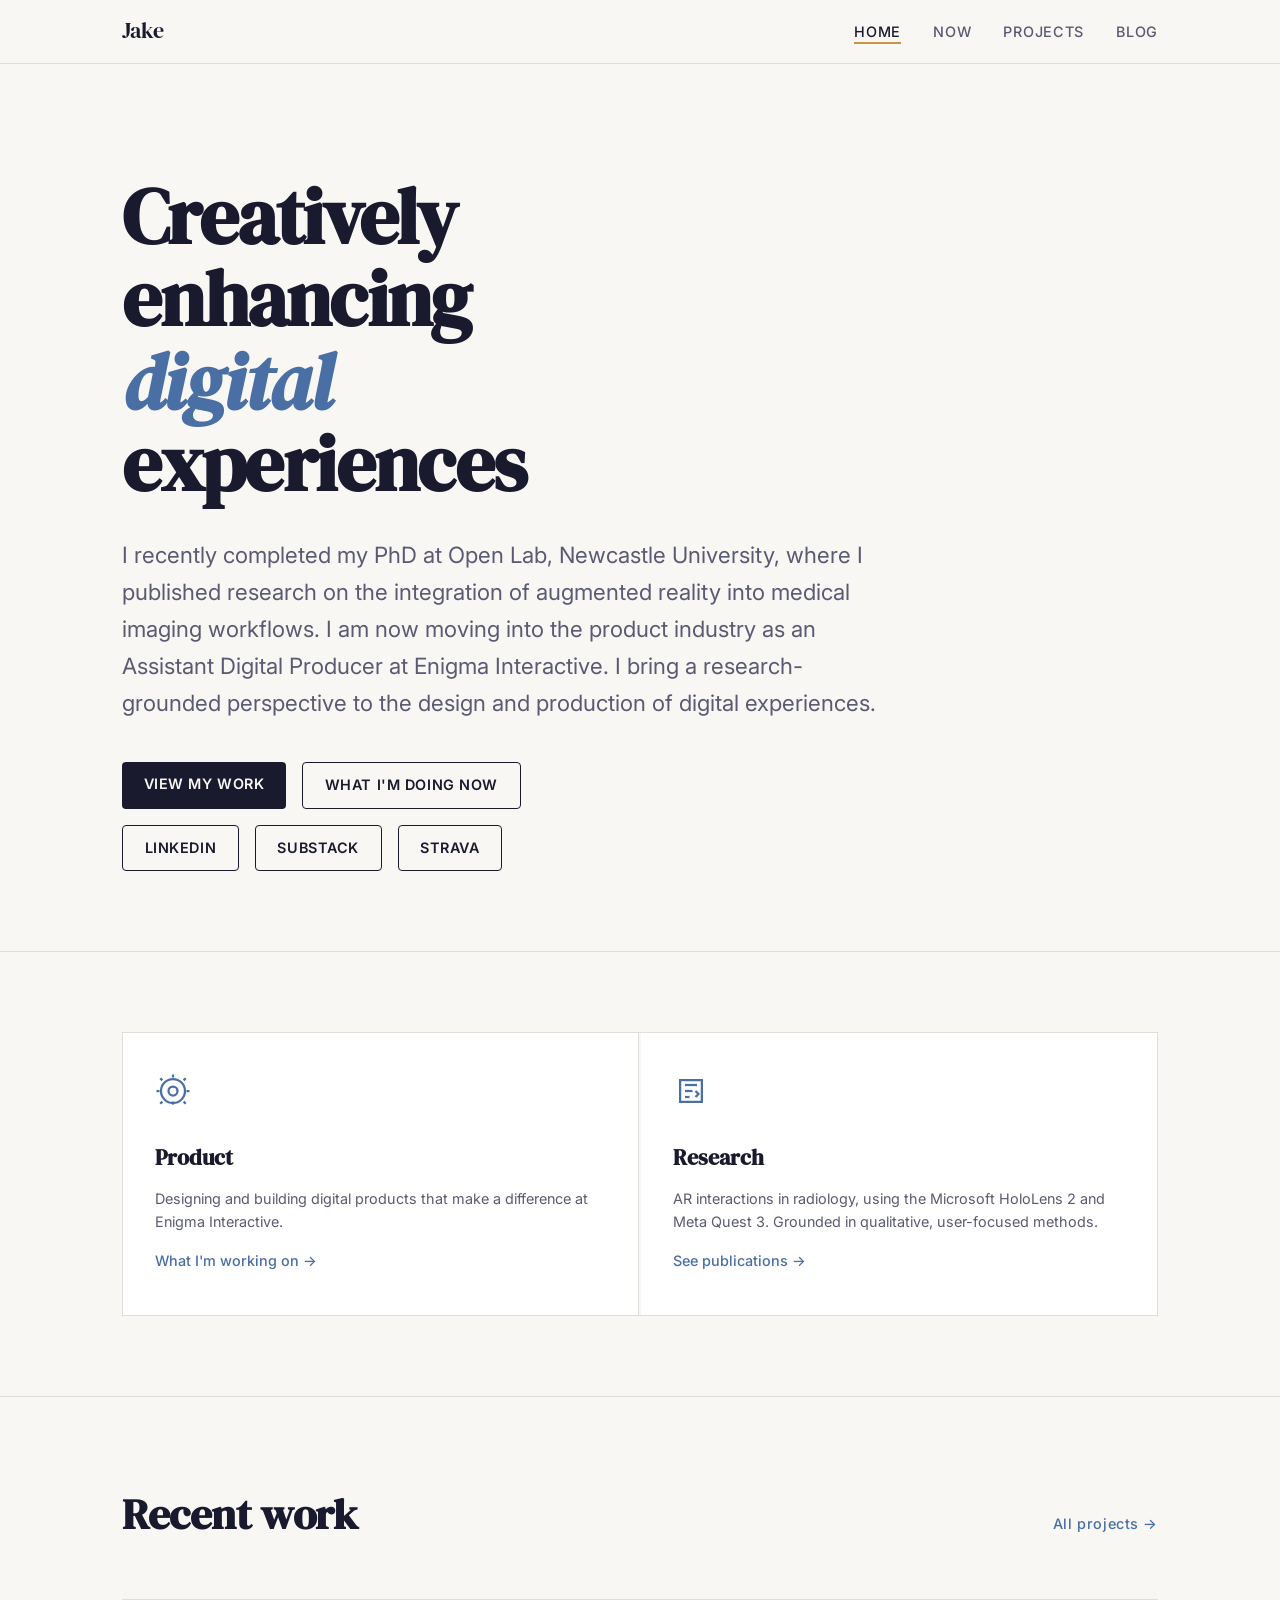
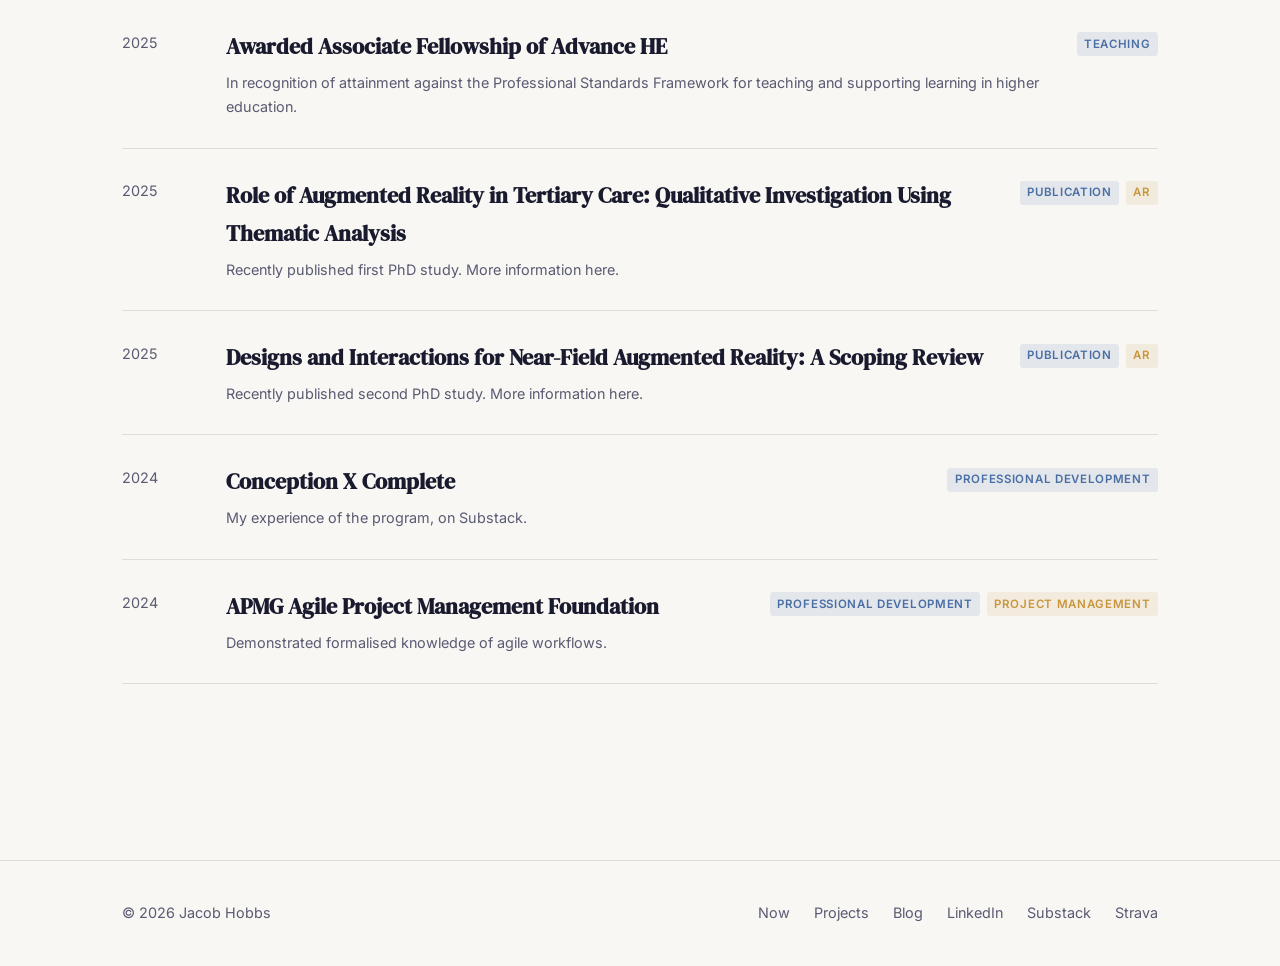
<file: index.html>
<!DOCTYPE html>
<html lang="en">
<head>
  <meta charset="UTF-8">
  <meta name="viewport" content="width=device-width, initial-scale=1.0">
  <title>Jake — HCI Researcher</title>
  <link rel="stylesheet" href="assets/style.css">
  <style>
    /* === HERO === */
    .hero {
      padding: 7rem 0 5rem;
      border-bottom: 1px solid var(--rule);
    }
    .hero-eyebrow {
      font-family: var(--sans);
      font-size: var(--step--1);
      font-weight: 600;
      letter-spacing: 0.1em;
      text-transform: uppercase;
      color: var(--accent);
      margin-bottom: 1.5rem;
    }
    .hero-title {
      font-family: var(--serif);
      font-size: var(--step-5);
      line-height: 1.05;
      letter-spacing: -0.02em;
      color: var(--ink);
      max-width: 14ch;
      margin-bottom: 2rem;
    }
    .hero-title em {
      font-style: italic;
      color: var(--accent);
    }
    .hero-body {
      max-width: 55ch;
      color: var(--ink-muted);
      font-size: var(--step-1);
      line-height: 1.65;
      margin-bottom: 2.5rem;
    }
    .hero-ctas {
      display: flex;
      gap: 1rem;
      flex-wrap: wrap;
    }
    .btn {
      display: inline-block;
      padding: 0.7em 1.5em;
      border-radius: 4px;
      font-size: var(--step--1);
      font-weight: 600;
      letter-spacing: 0.04em;
      text-transform: uppercase;
      transition: background 0.15s, color 0.15s;
    }
    .btn:hover { text-decoration: none; }
    .btn--primary {
      background: var(--ink);
      color: var(--bg);
    }
    .btn--primary:hover { background: var(--accent); }
    .btn--ghost {
      border: 1.5px solid var(--ink);
      color: var(--ink);
    }
    .btn--ghost:hover { background: var(--ink); color: var(--bg); }

    /* === INTRO GRID === */
    .intro-section {
      padding: 5rem 0;
    }
    .intro-grid {
      display: grid;
      grid-template-columns: 1fr 1fr;
      gap: 2px;
      border: 1px solid var(--rule);
    }
    .intro-card {
      padding: 2.5rem 2rem;
      border-right: 1px solid var(--rule);
      background: var(--card-bg);
    }
    .intro-card:last-child { border-right: none; }
    .intro-card-icon {
      width: 36px;
      height: 36px;
      margin-bottom: 1.25rem;
      color: var(--accent);
    }
    .intro-card h3 {
      font-family: var(--serif);
      font-size: var(--step-1);
      margin-bottom: 0.6rem;
    }
    .intro-card p {
      font-size: var(--step--1);
      color: var(--ink-muted);
      line-height: 1.6;
    }
    .intro-card a {
      font-size: var(--step--1);
      font-weight: 500;
      display: inline-block;
      margin-top: 1rem;
    }

    /* === RECENT WORK === */
    .recent-section {
      padding: 5rem 0;
      border-top: 1px solid var(--rule);
    }
    .section-header {
      display: flex;
      align-items: baseline;
      justify-content: space-between;
      margin-bottom: 3rem;
    }
    .section-title {
      font-family: var(--serif);
      font-size: var(--step-3);
      letter-spacing: -0.01em;
    }
    .section-link {
      font-size: var(--step--1);
      font-weight: 500;
      letter-spacing: 0.04em;
    }
    .work-list {
      display: flex;
      flex-direction: column;
      gap: 0;
    }
    .work-item {
      display: grid;
      grid-template-columns: 80px 1fr auto;
      gap: 1.5rem;
      align-items: start;
      padding: 1.75rem 0;
      border-bottom: 1px solid var(--rule);
    }
    .work-item:first-child { border-top: 1px solid var(--rule); }
    .work-year {
      font-size: var(--step--1);
      color: var(--ink-muted);
      padding-top: 0.2em;
    }
    .work-details h4 {
      font-family: var(--serif);
      font-size: var(--step-1);
      margin-bottom: 0.3rem;
    }
    .work-details p {
      font-size: var(--step--1);
      color: var(--ink-muted);
    }
    .work-tags { display: flex; gap: 0.4rem; flex-wrap: wrap; padding-top: 0.25em; }

    @media (max-width: 768px) {
      .intro-grid { grid-template-columns: 1fr; }
      .intro-card { border-right: none; border-bottom: 1px solid var(--rule); }
      .intro-card:last-child { border-bottom: none; }
      .work-item { grid-template-columns: 1fr; gap: 0.5rem; }
      .work-year { padding-top: 0; }
      .work-tags { margin-top: 0.5rem; }
    }
    @media (max-width: 640px) {
      .hero { padding: 4rem 0 3rem; }
    }
  </style>
</head>
<body>

  <nav class="site-nav" role="navigation">
    <div class="nav-inner">
      <a href="index.html" class="nav-logo">Jake</a>
      <ul class="nav-links">
        <li><a href="index.html" class="active">Home</a></li>
        <li><a href="now.html">Now</a></li>
        <li><a href="projects.html">Projects</a></li>
        <li><a href="blog.html">Blog</a></li>
      </ul>
    </div>
  </nav>

  <main>
    <section class="hero">
      <div class="container">
        <!-- <p class="hero-eyebrow">HCI Researcher · Newcastle University</p> -->
        <h1 class="hero-title">Creatively enhancing <em>digital</em> experiences</h1>
        <p class="hero-body">
          I recently completed my PhD at Open Lab, Newcastle University, where I published research on the
           integration of augmented reality into medical imaging workflows. I am now moving
            into the product industry as an Assistant Digital Producer at Enigma Interactive. 
            I bring a research-grounded perspective to the design and production of digital experiences.
        </p>
        <div class="hero-ctas">
          <a href="projects.html" class="btn btn--primary">View my work</a>
          <a href="now.html" class="btn btn--ghost">What I'm doing now</a>
        </div>
        <div class="hero-ctas" style="margin-top: 1rem;">
          <a href="https://www.linkedin.com/in/jake-hobbs-0680161a4/" target="_blank" rel="noopener noreferrer" class="btn btn--ghost">LinkedIn</a>
          <a href="https://jacobhobbs1.substack.com/?utm_campaign=profile_chips" target="_blank" rel="noopener noreferrer" class="btn btn--ghost">Substack</a>
          <a href="https://www.strava.com/athletes/6389934" target="_blank" rel="noopener noreferrer" class="btn btn--ghost">Strava</a>
        </div>
      </div>
    </section>

    <section class="intro-section">
      <div class="container">
        <div class="intro-grid">
          <div class="intro-card">
            <svg class="intro-card-icon" viewBox="0 0 24 24" fill="none" stroke="currentColor" stroke-width="1.5" aria-hidden="true">
              <circle cx="12" cy="12" r="3"/>
              <path d="M12 1v2m0 16v2M23 12h-2m-18 0H1M20.49 3.51l-1.41 1.41M4.92 19.08l-1.41 1.41M20.49 20.49l-1.41-1.41M4.92 4.92l-1.41-1.41"/>
              <circle cx="12" cy="12" r="8"/>
            </svg>
            <h3>Product</h3>
            <p>Designing and building digital products that make a difference at Enigma Interactive.</p>
            <a href="now.html">What I'm working on →</a>
          </div>
          <div class="intro-card">
            <svg class="intro-card-icon" viewBox="0 0 24 24" fill="none" stroke="currentColor" stroke-width="1.5" aria-hidden="true">
              <path d="M4.75 4.75h14.5v14.5H4.75z"/>
              <path d="M8 8h8"/>
              <path d="M8 12h5"/>
              <path d="M8 16h3"/>
              <path d="M15 16l2-2-2-2"/>
            </svg>
            <h3>Research</h3>
            <p>AR interactions in radiology, using the Microsoft HoloLens 2 and Meta Quest 3. Grounded in qualitative, user-focused methods.</p>
            <a href="projects.html">See publications →</a>
          </div>

        </div>
      </div>
    </section>

    <section class="recent-section">
      <div class="container">
        <div class="section-header">
          <h2 class="section-title">Recent work</h2>
          <a href="projects.html" class="section-link">All projects →</a>
        </div>
        <div class="work-list">
          <div class="work-item">
            <span class="work-year">2025</span>
            <div class="work-details">
              <h4>Awarded Associate Fellowship of Advance HE</h4>
              <p>In recognition of attainment against the Professional Standards Framework for teaching and supporting learning in higher education.</p>
            </div>
            <div class="work-tags">
              <span class="tag">Teaching</span>
            </div>
          </div>
          <div class="work-item">
            <span class="work-year">2025</span>
            <div class="work-details">
              <h4>Role of Augmented Reality in Tertiary Care: Qualitative Investigation Using Thematic Analysis</h4>
              <p>Recently published first PhD study. More information here.</p>
            </div>
            <div class="work-tags">
              <span class="tag">Publication</span>
              <span class="tag--warm tag">AR</span>
            </div>
          </div>
          <div class="work-item">
            <span class="work-year">2025</span>
            <div class="work-details">
              <h4>Designs and Interactions for Near-Field Augmented Reality: A Scoping Review</h4>
              <p>Recently published second PhD study. More information here.</p>
            </div>
            <div class="work-tags">
              <span class="tag">Publication</span>
              <span class="tag--warm tag">AR</span>
            </div>
          </div>
          <div class="work-item">
            <span class="work-year">2024</span>
            <div class="work-details">
              <h4>Conception X Complete</h4>
              <p>My experience of the program, on Substack.</p>
            </div>
            <div class="work-tags">
              <span class="tag">Professional Development</span>
            </div>
          </div>
          <div class="work-item">
            <span class="work-year">2024</span>
            <div class="work-details">
              <h4>APMG Agile Project Management Foundation</h4>
              <p>Demonstrated formalised knowledge of agile workflows.</p>
            </div>
            <div class="work-tags">
              <span class="tag">Professional Development</span>
              <span class="tag--warm tag">Project Management</span>
            </div>
          </div>
        </div>
      </div>
    </section>
  </main>

  <footer class="site-footer" role="contentinfo">
    <div class="footer-inner">
      <span>© 2026 Jacob Hobbs</span>
      <div class="footer-links">
        <a href="now.html">Now</a>
        <a href="projects.html">Projects</a>
        <a href="blog.html">Blog</a>
        <a href="https://www.linkedin.com/in/jake-hobbs-0680161a4/" target="_blank" rel="noopener noreferrer">LinkedIn</a>
        <a href="https://jacobhobbs1.substack.com/?utm_campaign=profile_chips" target="_blank" rel="noopener noreferrer">Substack</a>
        <a href="https://www.strava.com/athletes/6389934" target="_blank" rel="noopener noreferrer">Strava</a>
      </div>
    </div>
  </footer>

</body>
</html>
</file>
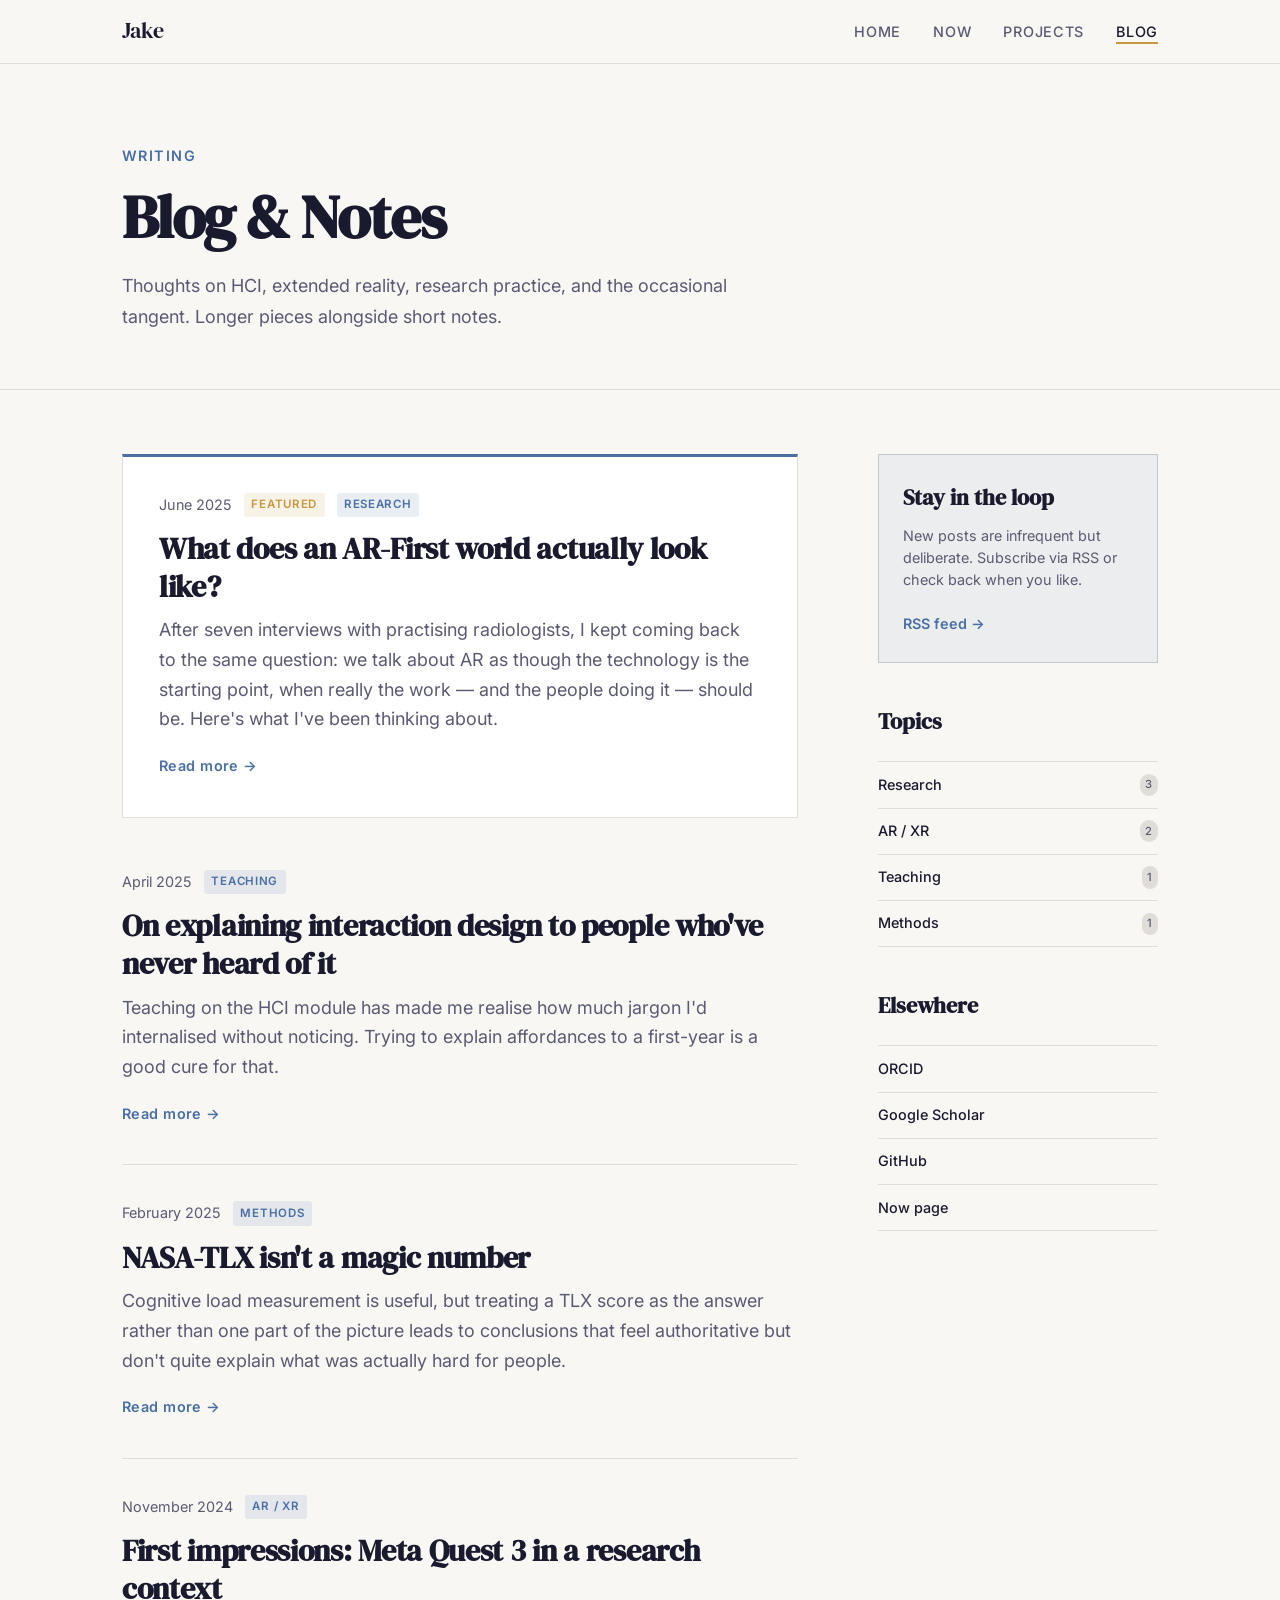
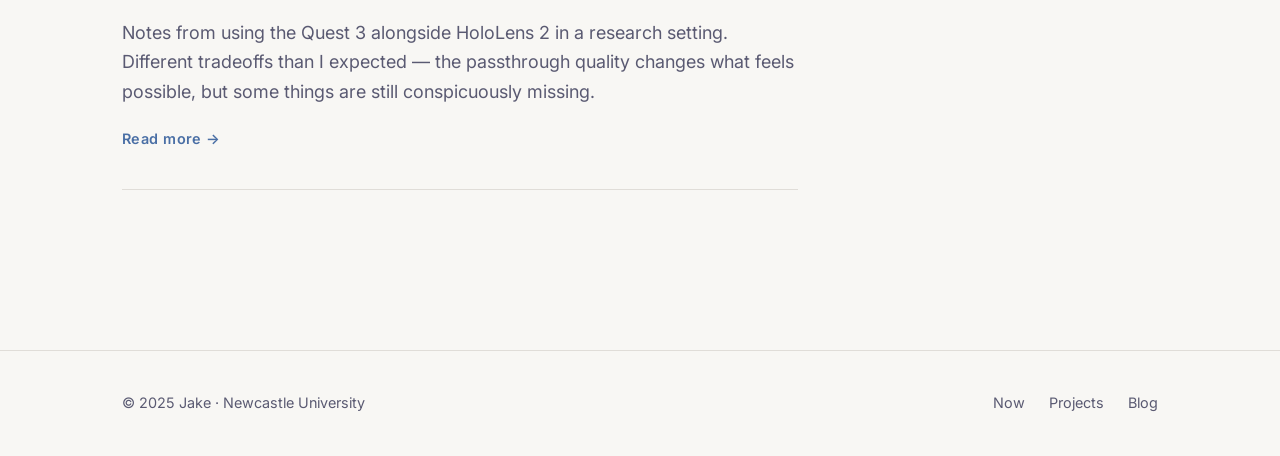
<file: blog.html>
<!DOCTYPE html>
<html lang="en">
<head>
  <meta charset="UTF-8">
  <meta name="viewport" content="width=device-width, initial-scale=1.0">
  <title>Blog — Jake</title>
  <link rel="stylesheet" href="assets/style.css">
  <style>
    /* === PAGE HEADER === */
    .page-header {
      padding: 5rem 0 3.5rem;
      border-bottom: 1px solid var(--rule);
    }
    .page-header-eyebrow {
      font-size: var(--step--1);
      font-weight: 600;
      letter-spacing: 0.1em;
      text-transform: uppercase;
      color: var(--accent);
      margin-bottom: 1rem;
    }
    .page-header h1 {
      font-family: var(--serif);
      font-size: var(--step-4);
      letter-spacing: -0.02em;
      line-height: 1.1;
    }
    .page-header .subtitle {
      margin-top: 1.25rem;
      color: var(--ink-muted);
      max-width: 55ch;
    }

    /* === BLOG LAYOUT === */
    .blog-layout {
      display: grid;
      grid-template-columns: 1fr 280px;
      gap: 5rem;
      padding: 4rem 0;
      align-items: start;
    }

    /* === POST LIST === */
    .post-list {
      display: flex;
      flex-direction: column;
    }
    .post-item {
      padding: 2.25rem 0;
      border-bottom: 1px solid var(--rule);
    }
    .post-item:first-child { border-top: 1px solid var(--rule); }
    .post-meta {
      display: flex;
      align-items: center;
      gap: 0.75rem;
      margin-bottom: 0.8rem;
      flex-wrap: wrap;
    }
    .post-date {
      font-size: var(--step--1);
      color: var(--ink-muted);
    }
    .post-item h2 {
      font-family: var(--serif);
      font-size: var(--step-2);
      line-height: 1.25;
      margin-bottom: 0.6rem;
      letter-spacing: -0.01em;
    }
    .post-item h2 a {
      color: var(--ink);
      transition: color 0.15s;
    }
    .post-item h2 a:hover {
      color: var(--accent);
      text-decoration: none;
    }
    .post-excerpt {
      color: var(--ink-muted);
      font-size: var(--step-0);
      line-height: 1.65;
      max-width: 62ch;
      margin-bottom: 1rem;
    }
    .post-readmore {
      font-size: var(--step--1);
      font-weight: 600;
      color: var(--accent);
      letter-spacing: 0.03em;
    }
    .post-readmore:hover { text-decoration: underline; }

    /* Featured post */
    .post-item--featured {
      background: var(--card-bg);
      border: 1px solid var(--rule);
      border-top: 3px solid var(--accent);
      padding: 2.25rem;
      margin-bottom: 1rem;
    }
    .post-item--featured:first-child { border-top: 3px solid var(--accent); }

    /* === SIDEBAR === */
    .blog-sidebar {
      position: sticky;
      top: calc(var(--nav-h) + 2rem);
      display: flex;
      flex-direction: column;
      gap: 2.5rem;
    }
    .sidebar-block h3 {
      font-family: var(--serif);
      font-size: var(--step-1);
      margin-bottom: 1.25rem;
    }

    /* Category list */
    .category-list {
      list-style: none;
    }
    .category-list li {
      border-top: 1px solid var(--rule);
    }
    .category-list li:last-child { border-bottom: 1px solid var(--rule); }
    .category-list a {
      display: flex;
      justify-content: space-between;
      align-items: center;
      padding: 0.65rem 0;
      font-size: var(--step--1);
      color: var(--ink);
      font-weight: 500;
    }
    .category-list a:hover { color: var(--accent); text-decoration: none; }
    .category-count {
      font-size: 0.7rem;
      color: var(--ink-muted);
      background: var(--rule);
      padding: 0.15em 0.5em;
      border-radius: 20px;
    }

    /* Newsletter / RSS */
    .subscribe-block {
      background: color-mix(in srgb, var(--accent) 7%, var(--bg));
      border: 1px solid color-mix(in srgb, var(--accent) 20%, var(--rule));
      padding: 1.5rem;
    }
    .subscribe-block h3 {
      font-family: var(--serif);
      font-size: var(--step-1);
      margin-bottom: 0.5rem;
    }
    .subscribe-block p {
      font-size: var(--step--1);
      color: var(--ink-muted);
      margin-bottom: 1rem;
      line-height: 1.55;
    }
    .subscribe-block a {
      font-size: var(--step--1);
      font-weight: 600;
    }

    /* Empty state */
    .post-empty {
      padding: 3rem 0;
      border-top: 1px solid var(--rule);
      border-bottom: 1px solid var(--rule);
    }
    .post-empty p {
      color: var(--ink-muted);
      font-size: var(--step--1);
    }

    @media (max-width: 900px) {
      .blog-layout { grid-template-columns: 1fr; gap: 3rem; }
      .blog-sidebar { position: static; }
    }
  </style>
</head>
<body>

  <nav class="site-nav" role="navigation">
    <div class="nav-inner">
      <a href="index.html" class="nav-logo">Jake</a>
      <ul class="nav-links">
        <li><a href="index.html">Home</a></li>
        <li><a href="now.html">Now</a></li>
        <li><a href="projects.html">Projects</a></li>
        <li><a href="blog.html" class="active">Blog</a></li>
      </ul>
    </div>
  </nav>

  <main>
    <header class="page-header">
      <div class="container">
        <p class="page-header-eyebrow">Writing</p>
        <h1>Blog &amp; Notes</h1>
        <p class="subtitle">Thoughts on HCI, extended reality, research practice, and the occasional tangent. Longer pieces alongside short notes.</p>
      </div>
    </header>

    <div class="container">
      <div class="blog-layout">

        <!-- POSTS -->
        <div>
          <!-- Featured / first post -->
          <article class="post-item post-item--featured">
            <div class="post-meta">
              <span class="post-date">June 2025</span>
              <span class="tag--warm tag">Featured</span>
              <span class="tag">Research</span>
            </div>
            <h2><a href="#">What does an AR-First world actually look like?</a></h2>
            <p class="post-excerpt">
              After seven interviews with practising radiologists, I kept coming back to the same question: 
              we talk about AR as though the technology is the starting point, when really the work — 
              and the people doing it — should be. Here's what I've been thinking about.
            </p>
            <a href="#" class="post-readmore">Read more →</a>
          </article>

          <!-- Standard posts -->
          <article class="post-item">
            <div class="post-meta">
              <span class="post-date">April 2025</span>
              <span class="tag">Teaching</span>
            </div>
            <h2><a href="#">On explaining interaction design to people who've never heard of it</a></h2>
            <p class="post-excerpt">
              Teaching on the HCI module has made me realise how much jargon I'd internalised 
              without noticing. Trying to explain affordances to a first-year is a good cure for that.
            </p>
            <a href="#" class="post-readmore">Read more →</a>
          </article>

          <article class="post-item">
            <div class="post-meta">
              <span class="post-date">February 2025</span>
              <span class="tag">Methods</span>
            </div>
            <h2><a href="#">NASA-TLX isn't a magic number</a></h2>
            <p class="post-excerpt">
              Cognitive load measurement is useful, but treating a TLX score as the answer 
              rather than one part of the picture leads to conclusions that feel authoritative 
              but don't quite explain what was actually hard for people.
            </p>
            <a href="#" class="post-readmore">Read more →</a>
          </article>

          <article class="post-item">
            <div class="post-meta">
              <span class="post-date">November 2024</span>
              <span class="tag">AR / XR</span>
            </div>
            <h2><a href="#">First impressions: Meta Quest 3 in a research context</a></h2>
            <p class="post-excerpt">
              Notes from using the Quest 3 alongside HoloLens 2 in a research setting. 
              Different tradeoffs than I expected — the passthrough quality changes what 
              feels possible, but some things are still conspicuously missing.
            </p>
            <a href="#" class="post-readmore">Read more →</a>
          </article>

          <!-- Placeholder for when there are no more posts -->
          <!-- 
          <div class="post-empty">
            <p>More posts coming soon.</p>
          </div>
          -->
        </div>

        <!-- SIDEBAR -->
        <aside class="blog-sidebar">

          <div class="subscribe-block">
            <h3>Stay in the loop</h3>
            <p>New posts are infrequent but deliberate. Subscribe via RSS or check back when you like.</p>
            <a href="feed.xml">RSS feed →</a>
          </div>

          <div class="sidebar-block">
            <h3>Topics</h3>
            <ul class="category-list">
              <li>
                <a href="#">Research <span class="category-count">3</span></a>
              </li>
              <li>
                <a href="#">AR / XR <span class="category-count">2</span></a>
              </li>
              <li>
                <a href="#">Teaching <span class="category-count">1</span></a>
              </li>
              <li>
                <a href="#">Methods <span class="category-count">1</span></a>
              </li>
            </ul>
          </div>

          <div class="sidebar-block">
            <h3>Elsewhere</h3>
            <ul class="category-list">
              <li><a href="https://orcid.org/" target="_blank" rel="noopener">ORCID</a></li>
              <li><a href="https://scholar.google.com/" target="_blank" rel="noopener">Google Scholar</a></li>
              <li><a href="https://github.com/" target="_blank" rel="noopener">GitHub</a></li>
              <li><a href="now.html">Now page</a></li>
            </ul>
          </div>

        </aside>
      </div>
    </div>
  </main>

  <footer class="site-footer" role="contentinfo">
    <div class="footer-inner">
      <span>© 2025 Jake · Newcastle University</span>
      <div class="footer-links">
        <a href="now.html">Now</a>
        <a href="projects.html">Projects</a>
        <a href="blog.html">Blog</a>
      </div>
    </div>
  </footer>

</body>
</html>
</file>
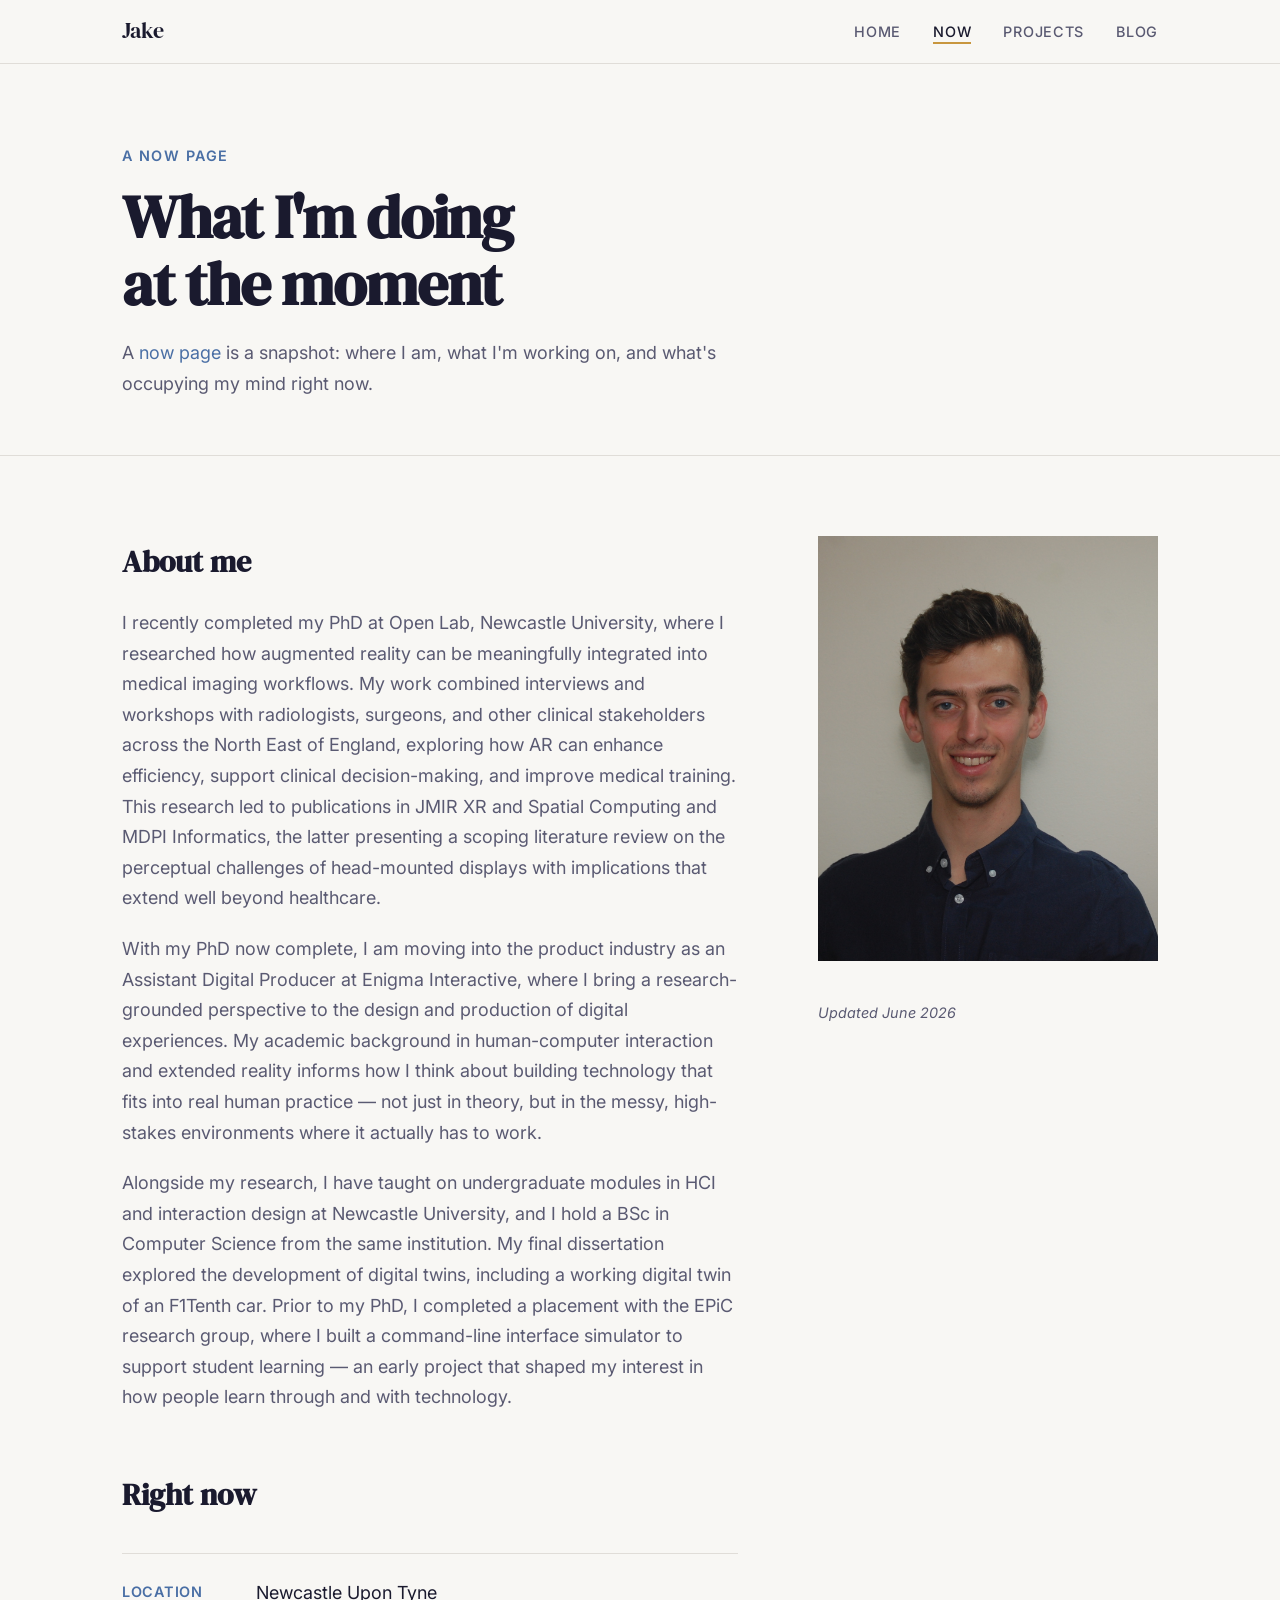
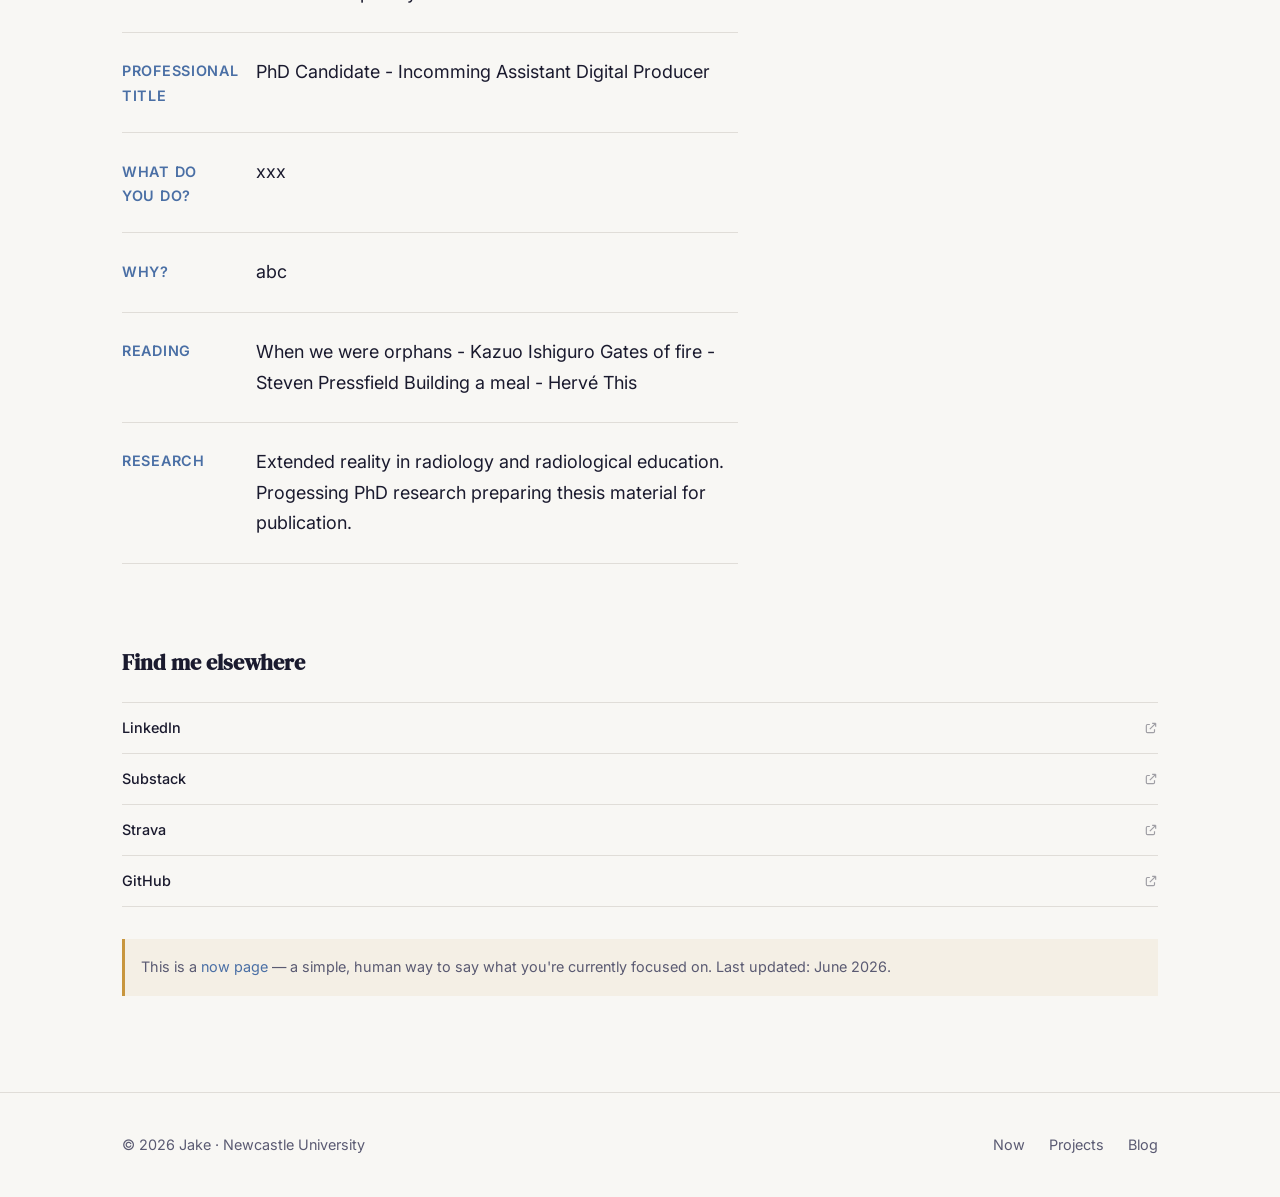
<file: now.html>
<!DOCTYPE html>
<html lang="en">
<head>
  <meta charset="UTF-8">
  <meta name="viewport" content="width=device-width, initial-scale=1.0">
  <title>Now — Jake</title>
  <link rel="stylesheet" href="assets/style.css">
  <style>
    /* === PAGE HEADER === */
    .page-header {
      padding: 5rem 0 3.5rem;
      border-bottom: 1px solid var(--rule);
    }
    .page-header-eyebrow {
      font-size: var(--step--1);
      font-weight: 600;
      letter-spacing: 0.1em;
      text-transform: uppercase;
      color: var(--accent);
      margin-bottom: 1rem;
    }
    .page-header h1 {
      font-family: var(--serif);
      font-size: var(--step-4);
      letter-spacing: -0.02em;
      line-height: 1.1;
      max-width: 20ch;
    }
    .page-header .subtitle {
      margin-top: 1.25rem;
      color: var(--ink-muted);
      max-width: 55ch;
    }

    /* === NOW LAYOUT === */
    .now-layout {
      display: grid;
      grid-template-columns: 1fr 340px;
      gap: 5rem;
      padding: 5rem 0;
      align-items: start;
    }

    /* === BIO === */
    .bio-section h2 {
      font-family: var(--serif);
      font-size: var(--step-2);
      margin-bottom: 1.25rem;
    }
    .bio-section p {
      color: var(--ink-muted);
      margin-bottom: 1.25rem;
      max-width: 60ch;
    }
    .bio-section p:last-of-type { margin-bottom: 0; }

    /* === NOW ITEMS === */
    .now-items {
      margin-top: 3.5rem;
    }
    .now-items h2 {
      font-family: var(--serif);
      font-size: var(--step-2);
      margin-bottom: 2rem;
    }
    .now-item {
      padding: 1.5rem 0;
      border-top: 1px solid var(--rule);
      display: grid;
      grid-template-columns: 110px 1fr;
      gap: 1.5rem;
    }
    .now-item:last-child { border-bottom: 1px solid var(--rule); }
    .now-item-label {
      font-size: var(--step--1);
      font-weight: 600;
      letter-spacing: 0.05em;
      text-transform: uppercase;
      color: var(--accent);
      padding-top: 0.15em;
    }
    .now-item-content h4 {
      font-family: var(--serif);
      font-size: var(--step-1);
      margin-bottom: 0.35rem;
    }
    .now-item-content p {
      font-size: var(--step--1);
      color: var(--ink-muted);
      line-height: 1.6;
    }

    /* === SIDEBAR === */
    .now-sidebar {
      position: sticky;
      top: calc(var(--nav-h) + 2rem);
    }

    /* === PHOTO === */
    .photo-block {
      margin-bottom: 2.5rem;
    }
    .photo-frame {
      width: 100%;
      aspect-ratio: 4 / 5;
      background: var(--rule);
      overflow: hidden;
      position: relative;
    }
    .photo-frame img {
      width: 100%;
      height: 100%;
      object-fit: cover;
      display: block;
    }
    .photo-placeholder {
      width: 100%;
      height: 100%;
      display: flex;
      align-items: center;
      justify-content: center;
      flex-direction: column;
      gap: 0.75rem;
      color: var(--ink-muted);
      font-size: var(--step--1);
      background: color-mix(in srgb, var(--accent) 6%, var(--bg));
    }
    .photo-placeholder svg { width: 40px; height: 40px; opacity: 0.4; }
    .photo-caption {
      margin-top: 0.75rem;
      font-size: var(--step--1);
      color: var(--ink-muted);
      font-style: italic;
    }

    /* === LINKS === */
    .links-block h3 {
      font-family: var(--serif);
      font-size: var(--step-1);
      margin-bottom: 1.25rem;
    }
    .links-list {
      list-style: none;
      display: flex;
      flex-direction: column;
      gap: 0;
    }
    .links-list li {
      border-top: 1px solid var(--rule);
    }
    .links-list li:last-child { border-bottom: 1px solid var(--rule); }
    .links-list a {
      display: flex;
      align-items: center;
      justify-content: space-between;
      padding: 0.8rem 0;
      font-size: var(--step--1);
      font-weight: 500;
      color: var(--ink);
      transition: color 0.15s;
    }
    .links-list a:hover { color: var(--accent); text-decoration: none; }
    .links-list a svg { width: 14px; height: 14px; opacity: 0.4; flex-shrink: 0; }

    /* === NOW PAGE META === */
    .now-meta {
      margin-top: 2rem;
      padding: 1rem;
      background: color-mix(in srgb, var(--accent-warm) 8%, var(--bg));
      border-left: 3px solid var(--accent-warm);
      font-size: var(--step--1);
      color: var(--ink-muted);
    }
    .now-meta a { font-size: inherit; }

    @media (max-width: 900px) {
      .now-layout { grid-template-columns: 1fr; gap: 3rem; }
      .now-sidebar { position: static; }
      .photo-frame { aspect-ratio: 3 / 2; max-width: 400px; }
    }
    @media (max-width: 640px) {
      .now-item { grid-template-columns: 1fr; gap: 0.4rem; }
    }
  </style>
</head>
<body>

  <nav class="site-nav" role="navigation">
    <div class="nav-inner">
      <a href="index.html" class="nav-logo">Jake</a>
      <ul class="nav-links">
        <li><a href="index.html">Home</a></li>
        <li><a href="now.html" class="active">Now</a></li>
        <li><a href="projects.html">Projects</a></li>
        <li><a href="blog.html">Blog</a></li>
      </ul>
    </div>
  </nav>

  <main>
    <header class="page-header">
      <div class="container">
        <p class="page-header-eyebrow">A now page</p>
        <h1>What I'm doing<br>at the moment</h1>
        <p class="subtitle">
          A <a href="https://nownownow.com/about" target="_blank" rel="noopener">now page</a> is a snapshot: where I am, what I'm working on, and what's occupying my mind right now.
        </p>
      </div>
    </header>

    <div class="container">
      <div class="now-layout">

        <!-- LEFT: Bio + Now items -->
        <div>
          <section class="bio-section">
            <h2>About me</h2>
            <p>
              I recently completed my PhD at Open Lab, Newcastle University, where I researched how augmented
               reality can be meaningfully integrated into medical imaging workflows. My work combined
                interviews and workshops with radiologists, surgeons, and other clinical stakeholders across 
                the North East of England, exploring how AR can enhance efficiency, support clinical 
                decision-making, and improve medical training. This research led to publications in JMIR XR 
                and Spatial Computing and MDPI Informatics, the latter presenting a scoping literature review 
                on the perceptual challenges of head-mounted displays with implications that extend well 
                beyond healthcare.
            </p>
            <p>
              With my PhD now complete, I am moving into the product industry as an Assistant Digital Producer 
              at Enigma Interactive, where I bring a research-grounded perspective to the design and production 
              of digital experiences. My academic background in human-computer interaction and extended reality 
              informs how I think about building technology that fits into real human practice — not just in 
              theory, but in the messy, high-stakes environments where it actually has to work.
            </p>
            <p>
              Alongside my research, I have taught on undergraduate modules in HCI and interaction design at 
              Newcastle University, and I hold a BSc in Computer Science from the same institution. My final 
              dissertation explored the development of digital twins, including a working digital twin of 
              an F1Tenth car. Prior to my PhD, I completed a placement with the EPiC research group, where I 
              built a command-line interface simulator to support student learning — an early project that 
              shaped my interest in how people learn through and with technology.
            </p>
          </section>

          <section class="now-items">
            <h2>Right now</h2>
            <div class="now-item">
              <span class="now-item-label">Location</span>
              <div class="now-item-content">
                <p3>Newcastle Upon Tyne</p3>
                <!-- <p>Finalising a paper on AR interactions in radiology for <em>Virtual Worlds</em> (MDPI). Seven interviews with practising radiologists and registrars, analysed through reflexive thematic analysis and NASA-TLX. Framing the findings around an "AR-First world" concept.</p> -->
              </div>
            </div>
            <div class="now-item">
              <span class="now-item-label">Professional Title</span>
              <div class="now-item-content">
                <p3>PhD Candidate - Incomming Assistant Digital Producer</p3>
                <!-- <p>Teaching assistant on the undergraduate module at Newcastle University, supporting students through interaction design projects and studio crits.</p> -->
              </div>
            </div>
            <div class="now-item">
              <span class="now-item-label">What do you do?</span>
              <div class="now-item-content">
                <p3>xxx</p3>
                <!-- <p>Teaching assistant on the undergraduate module at Newcastle University, supporting students through interaction design projects and studio crits.</p> -->
              </div>
            </div>
             <div class="now-item">
              <span class="now-item-label">Why?</span>
              <div class="now-item-content">
                <p3>abc</p3>
              </div>
            </div>
            <div class="now-item">
              <span class="now-item-label">Reading</span>
              <div class="now-item-content">
                <p3>When we were orphans - Kazuo Ishiguro</p3>
                <p3>Gates of fire - Steven Pressfield</p3>
                <p3>Building a meal - Hervé This</p3>
              </div>
            </div>
            <div class="now-item">
              <span class="now-item-label">Research</span>
              <div class="now-item-content">
                <p3>Extended reality in radiology and radiological education.</p3>
                <p3>Progessing PhD research preparing thesis material for publication.</p3>
              </div>
            </div>
          </section>
        </div>

        <!-- RIGHT: Photo + Links -->
        <aside class="now-sidebar">
          <div class="photo-block">
            <div class="photo-frame">
              <!-- Replace src with your actual photo path, e.g. src="assets/photo.jpg" -->
              <!-- <img src="assets/photo.jpg" alt="Jake"> -->
              <img src="assets/profile.jpeg" alt="Profile Picture">
                <svg viewBox="0 0 24 24" fill="none" stroke="currentColor" stroke-width="1.2" aria-hidden="true">
                  <path d="M15.75 6a3.75 3.75 0 11-7.5 0 3.75 3.75 0 017.5 0zM4.501 20.118a7.5 7.5 0 0114.998 0A17.933 17.933 0 0112 21.75c-2.676 0-5.216-.584-7.499-1.632z"/>
                </svg>
                <!-- <span>Add your photo here</span> -->
              </div>
            </div>
            <p class="photo-caption">Updated June 2026</p>
          </div>

          <div class="links-block">
            <h3>Find me elsewhere</h3>
            <ul class="links-list">
              <!-- <li>
                <a href="https://orcid.org/" target="_blank" rel="noopener">
                  ORCID
                  <svg viewBox="0 0 24 24" fill="none" stroke="currentColor" stroke-width="2"><path d="M10 6H6a2 2 0 00-2 2v10a2 2 0 002 2h10a2 2 0 002-2v-4M14 4h6m0 0v6m0-6L10 14"/></svg>
                </a>
              </li> -->
              <!-- <li>
                <a href="https://scholar.google.com/" target="_blank" rel="noopener">
                  Google Scholar
                  <svg viewBox="0 0 24 24" fill="none" stroke="currentColor" stroke-width="2"><path d="M10 6H6a2 2 0 00-2 2v10a2 2 0 002 2h10a2 2 0 002-2v-4M14 4h6m0 0v6m0-6L10 14"/></svg>
                </a>
              </li> -->
              <li>
                <a href="https://www.linkedin.com/in/jake-hobbs-0680161a4/" target="_blank" rel="noopener">
                  LinkedIn
                  <svg viewBox="0 0 24 24" fill="none" stroke="currentColor" stroke-width="2"><path d="M10 6H6a2 2 0 00-2 2v10a2 2 0 002 2h10a2 2 0 002-2v-4M14 4h6m0 0v6m0-6L10 14"/></svg>
                </a>
              </li>
              <li>
                <a href="https://jacobhobbs1.substack.com/?utm_campaign=profile_chips" target="_blank" rel="noopener">
                  Substack
                  <svg viewBox="0 0 24 24" fill="none" stroke="currentColor" stroke-width="2"><path d="M10 6H6a2 2 0 00-2 2v10a2 2 0 002 2h10a2 2 0 002-2v-4M14 4h6m0 0v6m0-6L10 14"/></svg>
                </a>
              </li>
              <li>
                <a href="https://www.strava.com/athletes/6389934" target="_blank" rel="noopener">
                  Strava
                  <svg viewBox="0 0 24 24" fill="none" stroke="currentColor" stroke-width="2"><path d="M10 6H6a2 2 0 00-2 2v10a2 2 0 002 2h10a2 2 0 002-2v-4M14 4h6m0 0v6m0-6L10 14"/></svg>
                </a>
              </li>
              <li>
                <a href="https://github.com/jacobhobbs1" target="_blank" rel="noopener">
                  GitHub
                  <svg viewBox="0 0 24 24" fill="none" stroke="currentColor" stroke-width="2"><path d="M10 6H6a2 2 0 00-2 2v10a2 2 0 002 2h10a2 2 0 002-2v-4M14 4h6m0 0v6m0-6L10 14"/></svg>
                </a>
              </li>
              <!-- <li>
                <a href="mailto:your@email.ac.uk">
                  Email
                  <svg viewBox="0 0 24 24" fill="none" stroke="currentColor" stroke-width="2"><path d="M10 6H6a2 2 0 00-2 2v10a2 2 0 002 2h10a2 2 0 002-2v-4M14 4h6m0 0v6m0-6L10 14"/></svg>
                </a> -->
              </li>
            </ul>
          </div>

          <div class="now-meta">
            This is a <a href="https://nownownow.com/about" target="_blank" rel="noopener">now page</a> — 
            a simple, human way to say what you're currently focused on. Last updated: June 2026.
          </div>
        </aside>

      </div>
    </div>
  </main>

  <footer class="site-footer" role="contentinfo">
    <div class="footer-inner">
      <span>© 2026 Jake · Newcastle University</span>
      <div class="footer-links">
        <a href="now.html">Now</a>
        <a href="projects.html">Projects</a>
        <a href="blog.html">Blog</a>
      </div>
    </div>
  </footer>

</body>
</html>
</file>
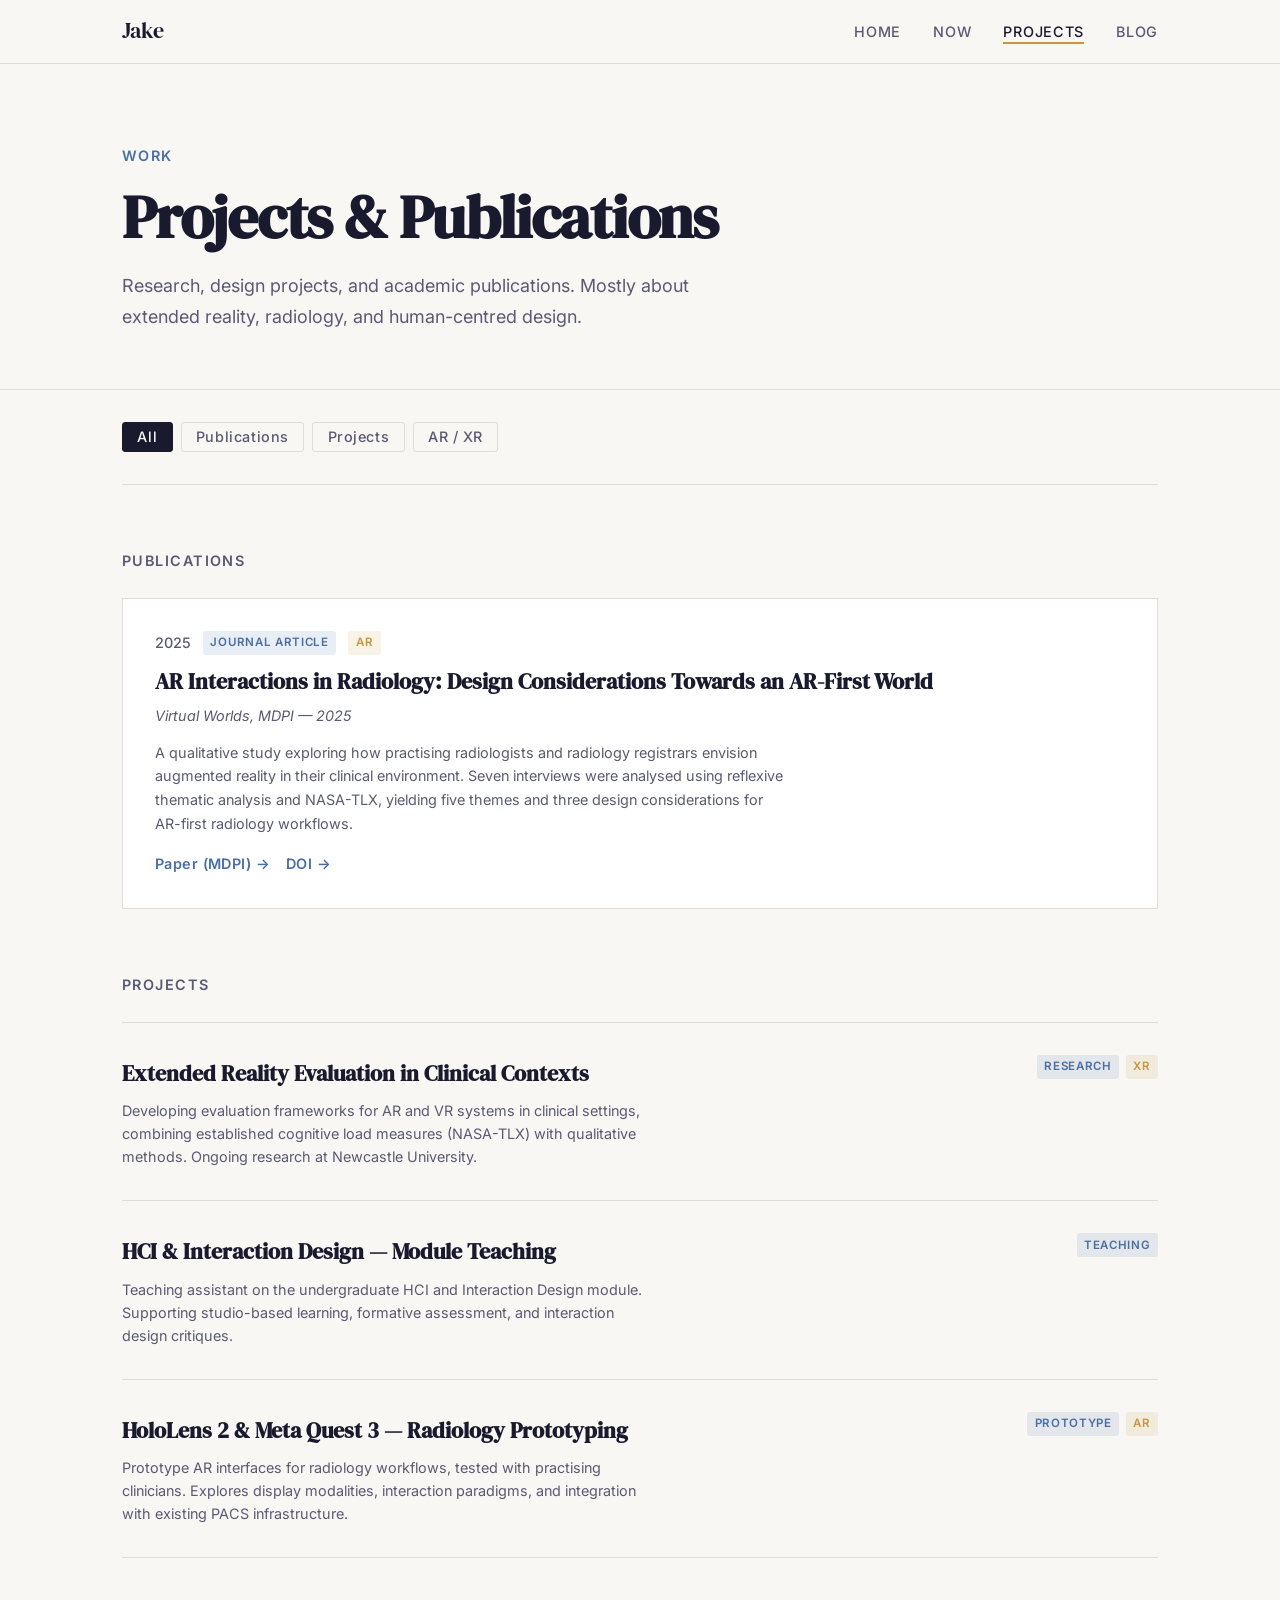
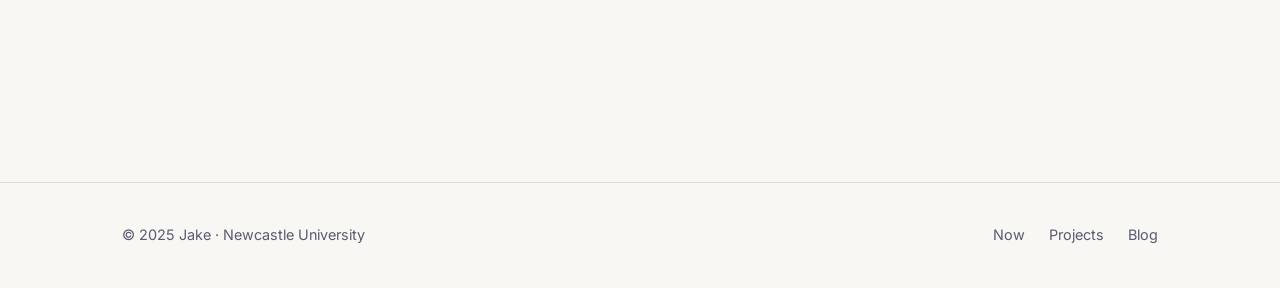
<file: projects.html>
<!DOCTYPE html>
<html lang="en">
<head>
  <meta charset="UTF-8">
  <meta name="viewport" content="width=device-width, initial-scale=1.0">
  <title>Projects &amp; Publications — Jake</title>
  <link rel="stylesheet" href="assets/style.css">
  <style>
    /* === PAGE HEADER === */
    .page-header {
      padding: 5rem 0 3.5rem;
      border-bottom: 1px solid var(--rule);
    }
    .page-header-eyebrow {
      font-size: var(--step--1);
      font-weight: 600;
      letter-spacing: 0.1em;
      text-transform: uppercase;
      color: var(--accent);
      margin-bottom: 1rem;
    }
    .page-header h1 {
      font-family: var(--serif);
      font-size: var(--step-4);
      letter-spacing: -0.02em;
      line-height: 1.1;
    }
    .page-header .subtitle {
      margin-top: 1.25rem;
      color: var(--ink-muted);
      max-width: 55ch;
    }

    /* === FILTERS === */
    .filters {
      padding: 2rem 0;
      border-bottom: 1px solid var(--rule);
      display: flex;
      gap: 0.5rem;
      flex-wrap: wrap;
    }
    .filter-btn {
      background: none;
      border: 1.5px solid var(--rule);
      border-radius: 3px;
      padding: 0.4em 1em;
      font-family: var(--sans);
      font-size: var(--step--1);
      font-weight: 500;
      letter-spacing: 0.04em;
      cursor: pointer;
      color: var(--ink-muted);
      transition: all 0.15s;
    }
    .filter-btn:hover,
    .filter-btn.active {
      background: var(--ink);
      border-color: var(--ink);
      color: var(--bg);
    }

    /* === PROJECT LIST === */
    .projects-section {
      padding: 4rem 0;
    }
    .projects-group {
      margin-bottom: 4rem;
    }
    .projects-group-title {
      font-size: var(--step--1);
      font-weight: 600;
      letter-spacing: 0.1em;
      text-transform: uppercase;
      color: var(--ink-muted);
      margin-bottom: 1.5rem;
    }

    /* Publication card */
    .pub-card {
      background: var(--card-bg);
      border: 1px solid var(--rule);
      padding: 2rem;
      margin-bottom: 1rem;
      transition: border-color 0.15s;
    }
    .pub-card:hover { border-color: var(--accent); }
    .pub-card-meta {
      display: flex;
      align-items: center;
      gap: 0.75rem;
      margin-bottom: 0.75rem;
      flex-wrap: wrap;
    }
    .pub-year {
      font-size: var(--step--1);
      color: var(--ink-muted);
      font-weight: 500;
    }
    .pub-card h3 {
      font-family: var(--serif);
      font-size: var(--step-1);
      line-height: 1.3;
      margin-bottom: 0.5rem;
    }
    .pub-card h3 a {
      color: var(--ink);
    }
    .pub-card h3 a:hover { color: var(--accent); text-decoration: none; }
    .pub-venue {
      font-size: var(--step--1);
      color: var(--ink-muted);
      margin-bottom: 0.75rem;
      font-style: italic;
    }
    .pub-abstract {
      font-size: var(--step--1);
      color: var(--ink-muted);
      line-height: 1.65;
      margin-bottom: 1rem;
      max-width: 70ch;
    }
    .pub-links {
      display: flex;
      gap: 1rem;
      flex-wrap: wrap;
    }
    .pub-link {
      font-size: var(--step--1);
      font-weight: 600;
      color: var(--accent);
      letter-spacing: 0.03em;
    }
    .pub-link:hover { text-decoration: underline; }

    /* Project card */
    .project-card {
      border-top: 1px solid var(--rule);
      padding: 2rem 0;
      display: grid;
      grid-template-columns: 1fr auto;
      gap: 2rem;
      align-items: start;
    }
    .project-card:last-child { border-bottom: 1px solid var(--rule); }
    .project-card h3 {
      font-family: var(--serif);
      font-size: var(--step-1);
      margin-bottom: 0.4rem;
    }
    .project-card p {
      font-size: var(--step--1);
      color: var(--ink-muted);
      max-width: 60ch;
      line-height: 1.6;
    }
    .project-card-tags {
      display: flex;
      gap: 0.4rem;
      flex-wrap: wrap;
      flex-shrink: 0;
    }

    @media (max-width: 640px) {
      .project-card { grid-template-columns: 1fr; }
    }
  </style>
</head>
<body>

  <nav class="site-nav" role="navigation">
    <div class="nav-inner">
      <a href="index.html" class="nav-logo">Jake</a>
      <ul class="nav-links">
        <li><a href="index.html">Home</a></li>
        <li><a href="now.html">Now</a></li>
        <li><a href="projects.html" class="active">Projects</a></li>
        <li><a href="blog.html">Blog</a></li>
      </ul>
    </div>
  </nav>

  <main>
    <header class="page-header">
      <div class="container">
        <p class="page-header-eyebrow">Work</p>
        <h1>Projects &amp; Publications</h1>
        <p class="subtitle">Research, design projects, and academic publications. Mostly about extended reality, radiology, and human-centred design.</p>
      </div>
    </header>

    <div class="container">
      <div class="filters" role="group" aria-label="Filter by type">
        <button class="filter-btn active" data-filter="all">All</button>
        <button class="filter-btn" data-filter="publication">Publications</button>
        <button class="filter-btn" data-filter="project">Projects</button>
        <button class="filter-btn" data-filter="ar">AR / XR</button>
      </div>
    </div>

    <section class="projects-section">
      <div class="container">

        <div class="projects-group" data-category="publication">
          <p class="projects-group-title">Publications</p>

          <div class="pub-card">
            <div class="pub-card-meta">
              <span class="pub-year">2025</span>
              <span class="tag">Journal Article</span>
              <span class="tag--warm tag">AR</span>
            </div>
            <h3><a href="#" target="_blank" rel="noopener">AR Interactions in Radiology: Design Considerations Towards an AR-First World</a></h3>
            <p class="pub-venue">Virtual Worlds, MDPI — 2025</p>
            <p class="pub-abstract">
              A qualitative study exploring how practising radiologists and radiology registrars envision 
              augmented reality in their clinical environment. Seven interviews were analysed using reflexive 
              thematic analysis and NASA-TLX, yielding five themes and three design considerations 
              for AR-first radiology workflows.
            </p>
            <div class="pub-links">
              <a href="#" class="pub-link">Paper (MDPI) →</a>
              <a href="#" class="pub-link">DOI →</a>
            </div>
          </div>

          <!-- Add more publications here using the same .pub-card structure -->
        </div>

        <div class="projects-group" data-category="project">
          <p class="projects-group-title">Projects</p>

          <div class="project-card">
            <div>
              <h3>Extended Reality Evaluation in Clinical Contexts</h3>
              <p>Developing evaluation frameworks for AR and VR systems in clinical settings, combining established cognitive load measures (NASA-TLX) with qualitative methods. Ongoing research at Newcastle University.</p>
            </div>
            <div class="project-card-tags">
              <span class="tag">Research</span>
              <span class="tag--warm tag">XR</span>
            </div>
          </div>

          <div class="project-card">
            <div>
              <h3>HCI &amp; Interaction Design — Module Teaching</h3>
              <p>Teaching assistant on the undergraduate HCI and Interaction Design module. Supporting studio-based learning, formative assessment, and interaction design critiques.</p>
            </div>
            <div class="project-card-tags">
              <span class="tag">Teaching</span>
            </div>
          </div>

          <div class="project-card">
            <div>
              <h3>HoloLens 2 &amp; Meta Quest 3 — Radiology Prototyping</h3>
              <p>Prototype AR interfaces for radiology workflows, tested with practising clinicians. Explores display modalities, interaction paradigms, and integration with existing PACS infrastructure.</p>
            </div>
            <div class="project-card-tags">
              <span class="tag">Prototype</span>
              <span class="tag--warm tag">AR</span>
            </div>
          </div>

          <!-- Add more projects using the same .project-card structure -->
        </div>

      </div>
    </section>
  </main>

  <footer class="site-footer" role="contentinfo">
    <div class="footer-inner">
      <span>© 2025 Jake · Newcastle University</span>
      <div class="footer-links">
        <a href="now.html">Now</a>
        <a href="projects.html">Projects</a>
        <a href="blog.html">Blog</a>
      </div>
    </div>
  </footer>

  <script>
    // Simple filter behaviour
    const btns = document.querySelectorAll('.filter-btn');
    btns.forEach(btn => {
      btn.addEventListener('click', () => {
        btns.forEach(b => b.classList.remove('active'));
        btn.classList.add('active');
        // Extend this to actually filter cards if needed
      });
    });
  </script>

</body>
</html>
</file>
<file: assets/style.css>
/* =============================================
   PORTFOLIO SITE — SHARED STYLES
   ============================================= */

@import url('https://fonts.googleapis.com/css2?family=DM+Serif+Display:ital@0;1&family=Inter:wght@300;400;500;600&display=swap');

/* === TOKENS === */
:root {
  --bg:          #F8F7F4;
  --ink:         #1A1A2E;
  --ink-muted:   #5A5A72;
  --accent:      #4A6FA5;
  --accent-warm: #C8963E;
  --rule:        #E0DDD8;
  --card-bg:     #FFFFFF;
  --nav-h:       64px;

  --serif: 'DM Serif Display', Georgia, serif;
  --sans:  'Inter', system-ui, sans-serif;

  --step--1: clamp(0.8rem, 0.75rem + 0.2vw, 0.9rem);
  --step-0:  clamp(1rem,   0.92rem + 0.35vw, 1.125rem);
  --step-1:  clamp(1.2rem, 1.1rem  + 0.5vw,  1.4rem);
  --step-2:  clamp(1.5rem, 1.3rem  + 0.9vw,  1.9rem);
  --step-3:  clamp(2rem,   1.7rem  + 1.4vw,  2.7rem);
  --step-4:  clamp(2.6rem, 2.1rem  + 2.2vw,  3.8rem);
  --step-5:  clamp(3.2rem, 2.5rem  + 3vw,    5rem);
}

/* === RESET === */
*, *::before, *::after { box-sizing: border-box; margin: 0; padding: 0; }
html { font-size: 16px; scroll-behavior: smooth; }
body {
  background: var(--bg);
  color: var(--ink);
  font-family: var(--sans);
  font-size: var(--step-0);
  line-height: 1.7;
  -webkit-font-smoothing: antialiased;
}
img { max-width: 100%; display: block; }
a { color: var(--accent); text-decoration: none; }
a:hover { text-decoration: underline; }

/* === NAV === */
.site-nav {
  position: sticky;
  top: 0;
  z-index: 100;
  height: var(--nav-h);
  background: var(--bg);
  border-bottom: 1px solid var(--rule);
  display: flex;
  align-items: center;
}
.nav-inner {
  width: 100%;
  max-width: 1100px;
  margin: 0 auto;
  padding: 0 2rem;
  display: flex;
  align-items: center;
  justify-content: space-between;
}
.nav-logo {
  font-family: var(--serif);
  font-size: var(--step-1);
  color: var(--ink);
  letter-spacing: -0.01em;
}
.nav-logo:hover { text-decoration: none; }
.nav-links {
  list-style: none;
  display: flex;
  gap: 2rem;
}
.nav-links a {
  font-size: var(--step--1);
  font-weight: 500;
  letter-spacing: 0.05em;
  text-transform: uppercase;
  color: var(--ink-muted);
  transition: color 0.15s;
}
.nav-links a:hover,
.nav-links a.active {
  color: var(--ink);
  text-decoration: none;
}
.nav-links a.active {
  border-bottom: 2px solid var(--accent-warm);
  padding-bottom: 2px;
}

/* === LAYOUT === */
.container {
  max-width: 1100px;
  margin: 0 auto;
  padding: 0 2rem;
}
.container--narrow {
  max-width: 720px;
  margin: 0 auto;
  padding: 0 2rem;
}

/* === FOOTER === */
.site-footer {
  margin-top: 6rem;
  padding: 2.5rem 0;
  border-top: 1px solid var(--rule);
  font-size: var(--step--1);
  color: var(--ink-muted);
}
.footer-inner {
  max-width: 1100px;
  margin: 0 auto;
  padding: 0 2rem;
  display: flex;
  align-items: center;
  justify-content: space-between;
  gap: 1rem;
  flex-wrap: wrap;
}
.footer-links {
  display: flex;
  gap: 1.5rem;
}
.footer-links a {
  color: var(--ink-muted);
  font-size: var(--step--1);
}
.footer-links a:hover { color: var(--ink); text-decoration: none; }

/* === UTILITY === */
.tag {
  display: inline-block;
  font-size: 0.72rem;
  font-weight: 600;
  letter-spacing: 0.06em;
  text-transform: uppercase;
  padding: 0.2em 0.65em;
  border-radius: 3px;
  background: color-mix(in srgb, var(--accent) 12%, transparent);
  color: var(--accent);
}
.tag--warm {
  background: color-mix(in srgb, var(--accent-warm) 12%, transparent);
  color: var(--accent-warm);
}

/* === MOBILE === */
@media (max-width: 640px) {
  .nav-links { gap: 1.2rem; }
  .nav-links a { font-size: 0.7rem; }
  .footer-inner { flex-direction: column; align-items: flex-start; }
}
</file>
